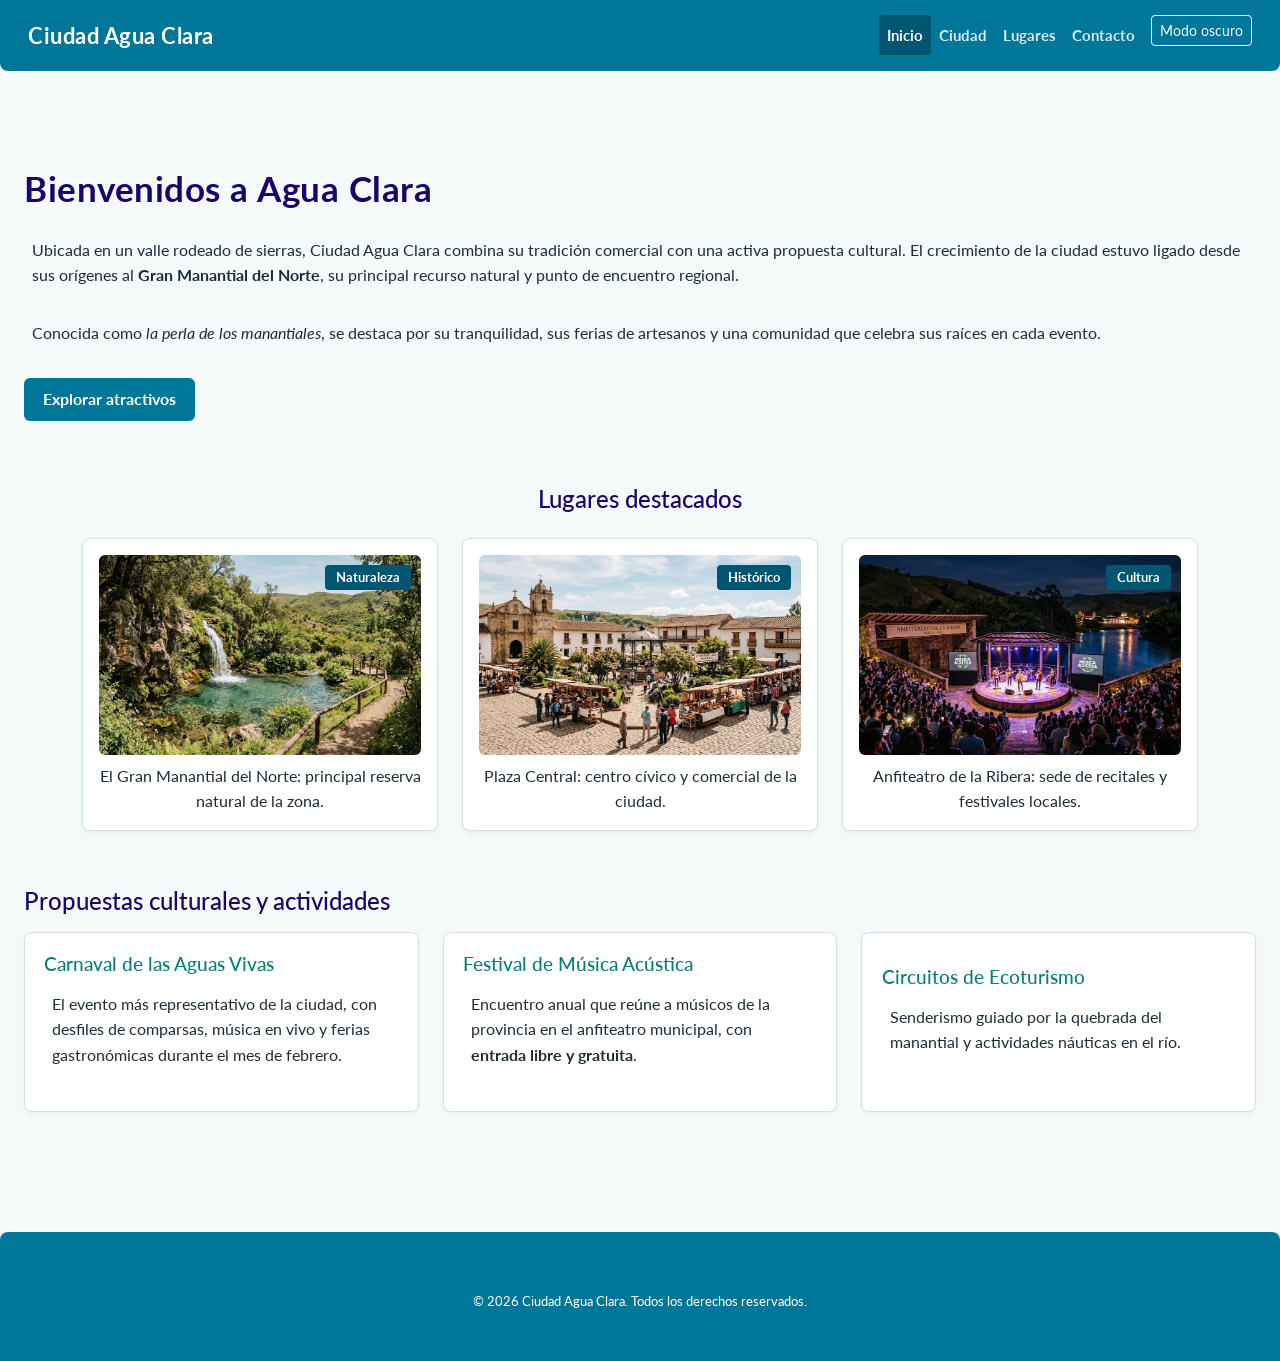
<file: index.html>
<!DOCTYPE html>
<html lang="es">

<head>
    <meta charset="UTF-8">
    <meta name="viewport" content="width=device-width, initial-scale=1.0">
    <title>Inicio - Ciudad Agua Clara</title>
    <link rel="preconnect" href="https://fonts.googleapis.com">
    <link rel="preconnect" href="https://fonts.gstatic.com" crossorigin>
    <link href="https://fonts.googleapis.com/css2?family=Lato:ital,wght@0,100;0,300;0,400;0,700;0,900;1,100;1,300;1,400;1,700;1,900&family=Montserrat:ital,wght@0,100..900;1,100..900&family=Roboto:ital,wght@0,100..900;1,100..900&family=Rubik:ital,wght@0,300..900;1,300..900&display=swap" rel="stylesheet">
    <link href="https://cdn.jsdelivr.net/npm/bootstrap@5.3.3/dist/css/bootstrap.min.css" rel="stylesheet">
    <link rel="stylesheet" href="css/estilos.css">
    <!--Fecha de creación del archivo: 1/9/2026-->
</head>

<body>
    <header>
        <nav class="navbar navbar-expand-lg navbar-dark bg-turismo">
            <div class="container-fluid">
                <a class="navbar-brand fw-bold" href="index.html">Ciudad Agua Clara</a>
                <button class="navbar-toggler" type="button" data-bs-toggle="collapse" data-bs-target="#menuPrincipal" aria-controls="menuPrincipal" aria-expanded="false" aria-label="Abrir menú de navegación">
                    <span class="navbar-toggler-icon"></span>
                </button>
                <div class="collapse navbar-collapse" id="menuPrincipal">
                    <ul class="navbar-nav ms-auto mb-2 mb-lg-0">
                        <li class="nav-item">
                            <a class="nav-link active" href="index.html">Inicio</a>
                        </li>
                        <li class="nav-item">
                            <a class="nav-link" href="ciudad.html">Ciudad</a>
                        </li>
                        <li class="nav-item">
                            <a class="nav-link" href="lugares.html">Lugares</a>
                        </li>
                        <li class="nav-item">
                            <a class="nav-link" href="contacto.html">Contacto</a>
                        </li>
                        <li class="nav-item ms-lg-2 mt-2 mt-lg-0">
                            <button id="btn-modo" class="btn btn-sm btn-outline-light" type="button">Modo oscuro</button>
                        </li>
                    </ul>
                </div>
            </div>
        </nav>
    </header>

    <main>
        <!-- presentacion -->
        <section>
            <h1>Bienvenidos a Agua Clara</h1>
            <p>Ubicada en un valle rodeado de sierras, Ciudad Agua Clara combina su tradición comercial con una activa propuesta cultural. El crecimiento de la ciudad estuvo ligado desde sus orígenes al <strong>Gran Manantial del Norte</strong>, su principal recurso natural y punto de encuentro regional.</p>
            <p>Conocida como <em>la perla de los manantiales</em>, se destaca por su tranquilidad, sus ferias de artesanos y una comunidad que celebra sus raíces en cada evento.</p>
            <a href="lugares.html" class="btn btn-turismo mt-2">Explorar atractivos</a>
        </section>

        <!-- resumen visual de lugares de interes -->
        <section class="container my-4">
            <h2 class="text-center mb-4">Lugares destacados</h2>

            <div class="row g-4">
                <div class="col-12 col-md-6 col-lg-4">
                    <figure class="inicio-lugares h-100">
                        <div class="contenedor-imagen">
                            <span class="badge badge-destino">Naturaleza</span>
                            <img src="img/manantial.jpeg" alt="Cascada y vertiente del Gran Manantial del Norte" class="img-fluid rounded mb-2">
                        </div>
                        <figcaption class="text-center">El Gran Manantial del Norte: principal reserva natural de la zona.</figcaption>
                    </figure>
                </div>

                <div class="col-12 col-md-6 col-lg-4">
                    <figure class="inicio-lugares h-100">
                        <div class="contenedor-imagen">
                            <span class="badge badge-destino">Histórico</span>
                            <img src="img/plaza.jpeg" alt="Plaza central y edificios históricos" class="img-fluid rounded mb-2">
                        </div>
                        <figcaption class="text-center">Plaza Central: centro cívico y comercial de la ciudad.</figcaption>
                    </figure>
                </div>

                <div class="col-12 col-md-6 col-lg-4">
                    <figure class="inicio-lugares h-100">
                        <div class="contenedor-imagen">
                            <span class="badge badge-destino">Cultura</span>
                            <img src="img/anfiteatro.jpeg" alt="Anfiteatro al aire libre junto al río" class="img-fluid rounded mb-2">
                        </div>
                        <figcaption class="text-center">Anfiteatro de la Ribera: sede de recitales y festivales locales.</figcaption>
                    </figure>
                </div>
            </div>
        </section>

        <!-- propuestas y actividades -->
        <section>
            <h2>Propuestas culturales y actividades</h2>

            <div class="contenedor-actividades">
                <article class="tarjeta-actividad">
                    <h3>Carnaval de las Aguas Vivas</h3>
                    <p>El evento más representativo de la ciudad, con desfiles de comparsas, música en vivo y ferias gastronómicas durante el mes de febrero.</p>
                </article>

                <article class="tarjeta-actividad">
                    <h3>Festival de Música Acústica</h3>
                    <p>Encuentro anual que reúne a músicos de la provincia en el anfiteatro municipal, con <strong>entrada libre y gratuita</strong>.</p>
                </article>

                <article class="tarjeta-actividad">
                    <h3>Circuitos de Ecoturismo</h3>
                    <p>Senderismo guiado por la quebrada del manantial y actividades náuticas en el río.</p>
                </article>
            </div>
        </section>
    </main>

    <footer>
        <br>
        <p><small>&copy; 2026 Ciudad Agua Clara. Todos los derechos reservados.</small></p>
    </footer>
    <script src="https://cdn.jsdelivr.net/npm/bootstrap@5.3.3/dist/js/bootstrap.bundle.min.js"></script>
    <script src="js/main.js"></script>
</body>

</html>
</file>
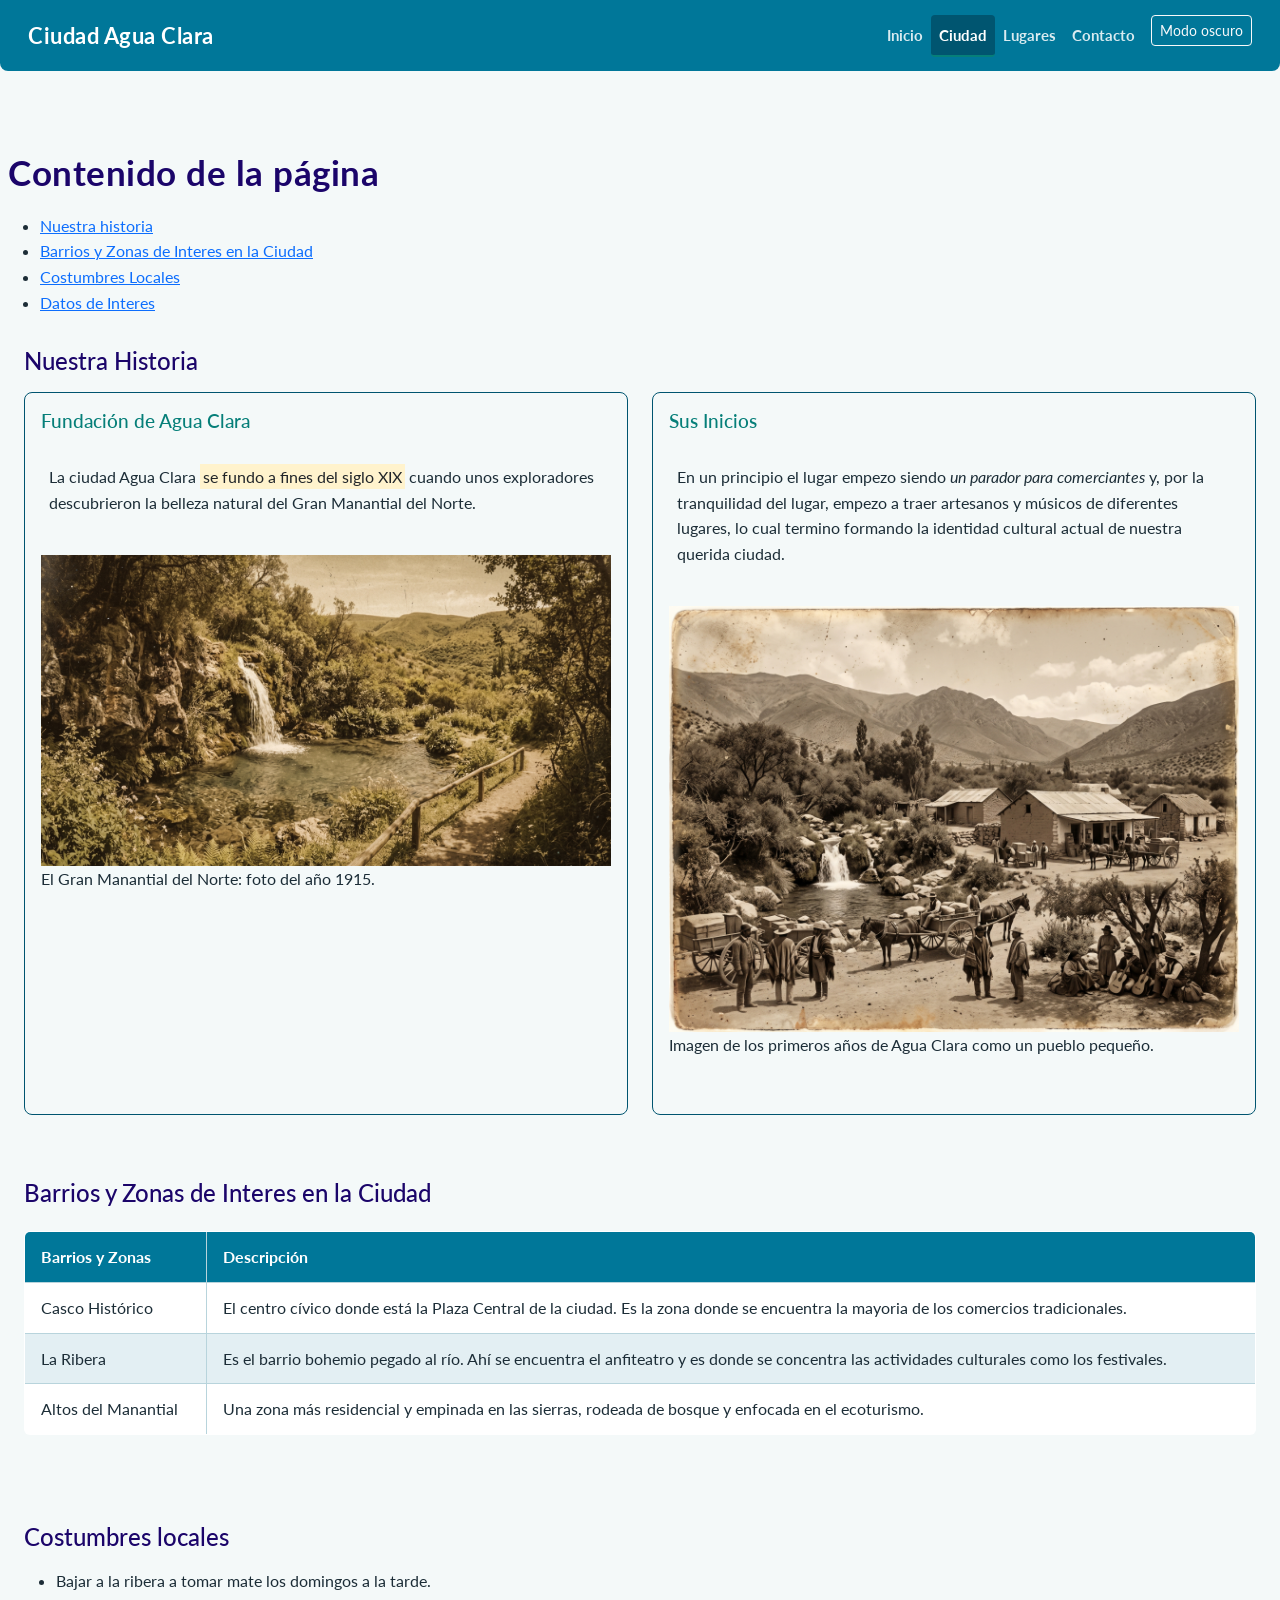
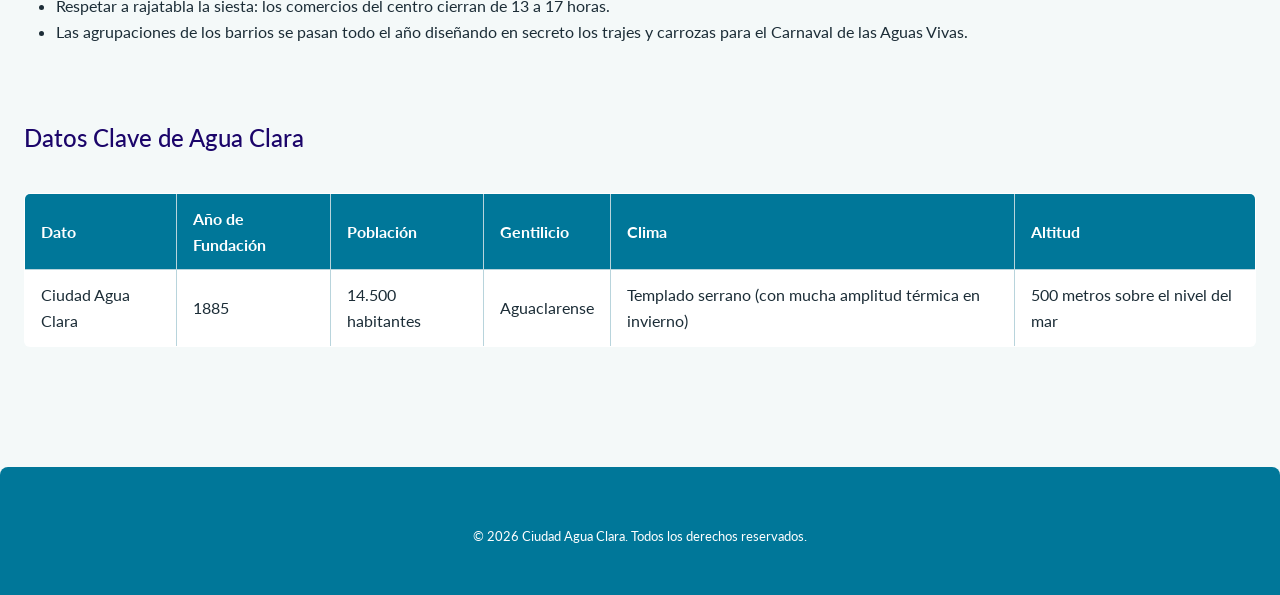
<file: ciudad.html>
<!DOCTYPE html>
<html lang="es">

<head>
    <meta charset="UTF-8">
    <meta name="viewport" content="width=device-width, initial-scale=1.0">
    <title>Ciudad Agua Clara</title>
    <link rel="preconnect" href="https://fonts.googleapis.com">
    <link rel="preconnect" href="https://fonts.gstatic.com" crossorigin>
    <link href="https://fonts.googleapis.com/css2?family=Lato:ital,wght@0,100;0,300;0,400;0,700;0,900;1,100;1,300;1,400;1,700;1,900&family=Montserrat:ital,wght@0,100..900;1,100..900&family=Roboto:ital,wght@0,100..900;1,100..900&family=Rubik:ital,wght@0,300..900;1,300..900&display=swap" rel="stylesheet">
    <link href="https://cdn.jsdelivr.net/npm/bootstrap@5.3.3/dist/css/bootstrap.min.css" rel="stylesheet">
    <link rel="stylesheet" href="css/estilos.css">
    <!--Fecha de creación del archivo: 1/9/2026-->
</head>

<body>
    <header>
        <nav class="navbar navbar-expand-lg navbar-dark bg-turismo">
            <div class="container-fluid">
                <a class="navbar-brand fw-bold" href="index.html">Ciudad Agua Clara</a>
                <button class="navbar-toggler" type="button" data-bs-toggle="collapse" data-bs-target="#menuPrincipal" aria-controls="menuPrincipal" aria-expanded="false" aria-label="Abrir menú de navegación">
                    <span class="navbar-toggler-icon"></span>
                </button>
                <div class="collapse navbar-collapse" id="menuPrincipal">
                    <ul class="navbar-nav ms-auto mb-2 mb-lg-0">
                        <li class="nav-item">
                            <a class="nav-link" href="index.html">Inicio</a>
                        </li>
                        <li class="nav-item">
                            <a class="nav-link active" href="ciudad.html">Ciudad</a>
                        </li>
                        <li class="nav-item">
                            <a class="nav-link" href="lugares.html">Lugares</a>
                        </li>
                        <li class="nav-item">
                            <a class="nav-link" href="contacto.html">Contacto</a>
                        </li>
                        <li class="nav-item ms-lg-2 mt-2 mt-lg-0">
                            <button id="btn-modo" class="btn btn-sm btn-outline-light" type="button">Modo oscuro</button>
                        </li>
                    </ul>
                </div>
            </div>
        </nav>
    </header>

    <main>
        <h1>Contenido de la página</h1>
        <nav>
            <ul>
                <li><a href="#historia">Nuestra historia</a></li>
                <li><a href="#barrios">Barrios y Zonas de Interes en la Ciudad</a></li>
                <li><a href="#costumbres">Costumbres Locales</a></li>
                <li><a href="#datos">Datos de Interes</a></li>
            </ul>
        </nav>

        <section id="historia">
            <h2>Nuestra Historia</h2>

            <div class="row g-4">
                <div class="col-md-6">
                    <article class="historia-ciudad h-100">
                        <h3>Fundación de Agua Clara</h3>
                        <p>
                        La ciudad Agua Clara <mark>se fundo a fines del siglo XIX</mark> cuando unos exploradores
                        descubrieron la belleza natural del Gran Manantial del Norte.
                        </p>
                        <figure>
                            <img src="img/Antigua-foto-del-manantial.jfif" alt="Foto antigua del Gran Manantial del Norte" class="img-fluid">
                            <figcaption>El Gran Manantial del Norte: foto del año 1915.</figcaption>
                        </figure>
                    </article>
                </div>
                <div class="col-md-6">    
                    <article class="historia-ciudad h-100">
                        <h3>Sus Inicios</h3>
                        <p>
                            En un principio el lugar empezo siendo <em>un parador para comerciantes</em> y, por la tranquilidad del lugar,
                            empezo a traer artesanos y músicos de diferentes lugares, lo cual termino formando la identidad cultural
                            actual de nuestra querida ciudad.
                        </p>
                        <figure>
                            <img src="img/Inicios-de-la-ciudad.jfif" alt="Foto antigua del Gran Manantial del Norte" class="img-fluid">
                            <figcaption>Imagen de los primeros años de Agua Clara como un pueblo pequeño.</figcaption>
                        </figure>
                    </article>
                </div>
            </div>
            
        </section>

        <section id="barrios">
            <h2>Barrios y Zonas de Interes en la Ciudad</h2>
            <table>
                <thead>
                    <tr>
                        <th>Barrios y Zonas</th>
                        <th>Descripción</th>
                    </tr>
                </thead>
                <tbody>
                    <tr>
                        <td>Casco Histórico</td>
                        <td>El centro cívico donde está la Plaza Central de la ciudad. Es la zona donde se encuentra la mayoria de los comercios tradicionales.</td>
                    </tr>
                    <tr>
                        <td>La Ribera</td>
                        <td>Es el barrio bohemio pegado al río. Ahí se encuentra el anfiteatro y es donde se concentra las actividades culturales como los festivales.</td>
                    </tr>
                    <tr>
                        <td>Altos del Manantial</td>
                        <td>Una zona más residencial y empinada en las sierras, rodeada de bosque y enfocada en el ecoturismo.</td>
                    </tr>
                </tbody>
            </table>
        </section>

        <section id="costumbres">
            <h2>Costumbres locales</h2>

            <ul>
                <li>Bajar a la ribera a tomar mate los domingos a la tarde.</li>
                <li>Respetar a rajatabla la siesta: los comercios del centro cierran de 13 a 17 horas.</li>
                <li>Las agrupaciones de los barrios se pasan todo el año diseñando en secreto los trajes y carrozas para el Carnaval de las Aguas Vivas.</li>
            </ul>
        </section>

        <section id="datos">
            <h2>Datos Clave de Agua Clara</h2>
            <div class="table-responsive">
                <table>
                    <thead>
                        <tr>
                            <th>Dato</th>
                            <th>Año de Fundación</th>
                            <th>Población</th>
                            <th>Gentilicio</th>
                            <th>Clima</th>
                            <th>Altitud</th>                    
                        </tr>
                    </thead>
                    <tbody>
                        <tr>
                            <td>Ciudad Agua Clara</td>
                            <td>1885</td>
                            <td>14.500 habitantes</td>
                            <td>Aguaclarense</td>
                            <td>Templado serrano (con mucha amplitud térmica en invierno)</td>
                            <td>500 metros sobre el nivel del mar</td>
                        </tr>
                    </tbody>
                </table>
            </div>
        </section>
    </main>

    <footer>
        <br>
        <p><small>&copy; 2026 Ciudad Agua Clara. Todos los derechos reservados.</small></p>
    </footer>
    <script src="https://cdn.jsdelivr.net/npm/bootstrap@5.3.3/dist/js/bootstrap.bundle.min.js"></script>
    <script src="js/main.js"></script>
</body>
</html>
</file>
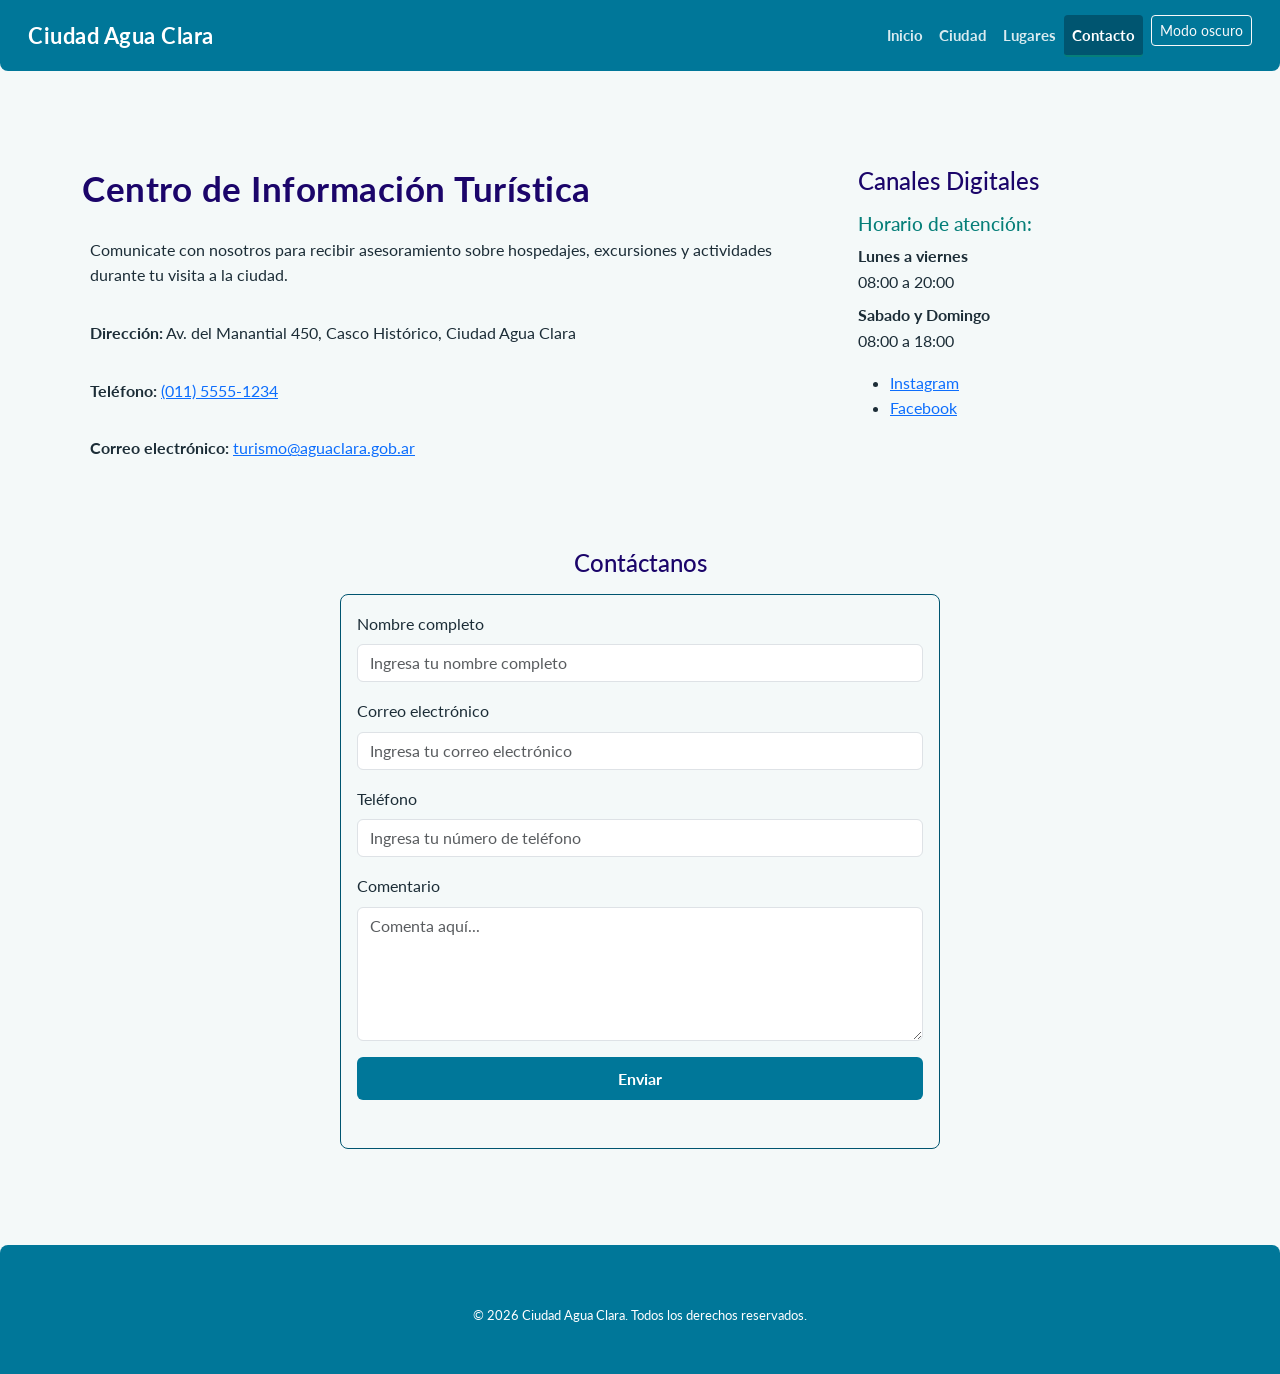
<file: contacto.html>
<!DOCTYPE html>
<html lang="es">

<head>
    <meta charset="UTF-8">
    <meta name="viewport" content="width=device-width, initial-scale=1.0">
    <title>Contacto - Ciudad Agua Clara</title>
    <link rel="preconnect" href="https://fonts.googleapis.com">
    <link rel="preconnect" href="https://fonts.gstatic.com" crossorigin>
    <link href="https://fonts.googleapis.com/css2?family=Lato:ital,wght@0,100;0,300;0,400;0,700;0,900;1,100;1,300;1,400;1,700;1,900&family=Montserrat:ital,wght@0,100..900;1,100..900&family=Roboto:ital,wght@0,100..900;1,100..900&family=Rubik:ital,wght@0,300..900;1,300..900&display=swap" rel="stylesheet">
    <link href="https://cdn.jsdelivr.net/npm/bootstrap@5.3.3/dist/css/bootstrap.min.css" rel="stylesheet">
    <link rel="stylesheet" href="css/estilos.css">
    <!--Fecha de creación del archivo: 1/9/2026-->
</head>

<body>
    <header>
        <nav class="navbar navbar-expand-lg navbar-dark bg-turismo">
            <div class="container-fluid">
                <a class="navbar-brand fw-bold" href="index.html">Ciudad Agua Clara</a>
                <button class="navbar-toggler" type="button" data-bs-toggle="collapse" data-bs-target="#menuPrincipal" aria-controls="menuPrincipal" aria-expanded="false" aria-label="Abrir menú de navegación">
                    <span class="navbar-toggler-icon"></span>
                </button>
                <div class="collapse navbar-collapse" id="menuPrincipal">
                    <ul class="navbar-nav ms-auto mb-2 mb-lg-0">
                        <li class="nav-item">
                            <a class="nav-link" href="index.html">Inicio</a>
                        </li>
                        <li class="nav-item">
                            <a class="nav-link" href="ciudad.html">Ciudad</a>
                        </li>
                        <li class="nav-item">
                            <a class="nav-link" href="lugares.html">Lugares</a>
                        </li>
                        <li class="nav-item">
                            <a class="nav-link active" href="contacto.html">Contacto</a>
                        </li>
                        <li class="nav-item ms-lg-2 mt-2 mt-lg-0">
                            <button id="btn-modo" class="btn btn-sm btn-outline-light" type="button">Modo oscuro</button>
                        </li>
                    </ul>
                </div>
            </div>
        </nav>
    </header>
    <main class="container my-4">
        <div class="row g-5">
            <section class="col-12 col-md-8">
                <h1>Centro de Información Turística</h1>
                <p>Comunicate con nosotros para recibir asesoramiento sobre hospedajes, excursiones y actividades durante tu visita a la ciudad.</p>

                <address>
                    <p><strong>Dirección:</strong> Av. del Manantial 450, Casco Histórico, Ciudad Agua Clara</p>
                    <p><strong>Teléfono:</strong> <a href="tel:+541155551234" aria-label="Llamar al teléfono de atención al turista">(011) 5555-1234</a></p>
                    <p><strong>Correo electrónico:</strong> <a href="mailto:turismo@aguaclara.gob.ar" aria-label="Enviar correo electrónico a la secretaría de turismo">turismo@aguaclara.gob.ar</a></p>
                </address>
            </section>

            <section class="col-12 col-md-4">
                <h2>Canales Digitales</h2>
                <h3>Horario de atención:</h3>
                <dl>
                        <dt>Lunes a viernes</dt>
                        <dd>08:00 a 20:00</dd>
                        <dt>Sabado y Domingo</dt>
                        <dd>08:00 a 18:00</dd>
                    </dl>
                <ul>
                    <li>
                        <a href="https://instagram.com" target="_blank" rel="noopener noreferrer" aria-label="Ir al perfil oficial de Instagram de Turismo Agua Clara (se abre en nueva pestaña)">Instagram</a>
                    </li>
                    <li>
                        <a href="https://facebook.com" target="_blank" rel="noopener noreferrer" aria-label="Ir a la página oficial de Facebook de Turismo Agua Clara (se abre en nueva pestaña)">Facebook</a>
                    </li>
                </ul>
            </section>
        </div>

        <section>
            <h2 class="text-center">Contáctanos</h2>
            <form class="formulario-contacto mx-auto" novalidate>
                <div class="form-field">
                    <label for="nombre" class="form-label">Nombre completo</label>
                    <input class="form-control" type="text" id="nombre" name="nombre" placeholder="Ingresa tu nombre completo" aria-label="Nombre completo" required>
                </div>                

                <div class="form-field">
                    <label for="email" class="form-label">Correo electrónico</label>
                    <input class="form-control" type="email" id="email" name="email" placeholder="Ingresa tu correo electrónico" aria-label="Correo electrónico" required>
                </div>

                <div class="form-field">
                    <label for="telefono" class="form-label">Teléfono</label>
                    <input class="form-control" type="tel" id="telefono" name="telefono" placeholder="Ingresa tu número de teléfono" aria-label="Teléfono">
                </div>

                <div class="form-field">
                    <label for="comentario" class="form-label">Comentario</label>
                    <textarea class="form-control" id="comentario" name="comentario" rows="5" placeholder="Comenta aquí..." aria-label="Tu comentario" required></textarea>
                </div>

                <button class="btn btn-turismo" type="submit">Enviar</button>

                <div id="mensaje-estado" class="mt-3"></div>
            </form>
        </section>
    </main>
    <footer>
        <br>
        <p><small>&copy; 2026 Ciudad Agua Clara. Todos los derechos reservados.</small></p>
    </footer>
    <script src="https://cdn.jsdelivr.net/npm/bootstrap@5.3.3/dist/js/bootstrap.bundle.min.js"></script>
    <script src="js/main.js"></script>
</body>
</html>
</file>
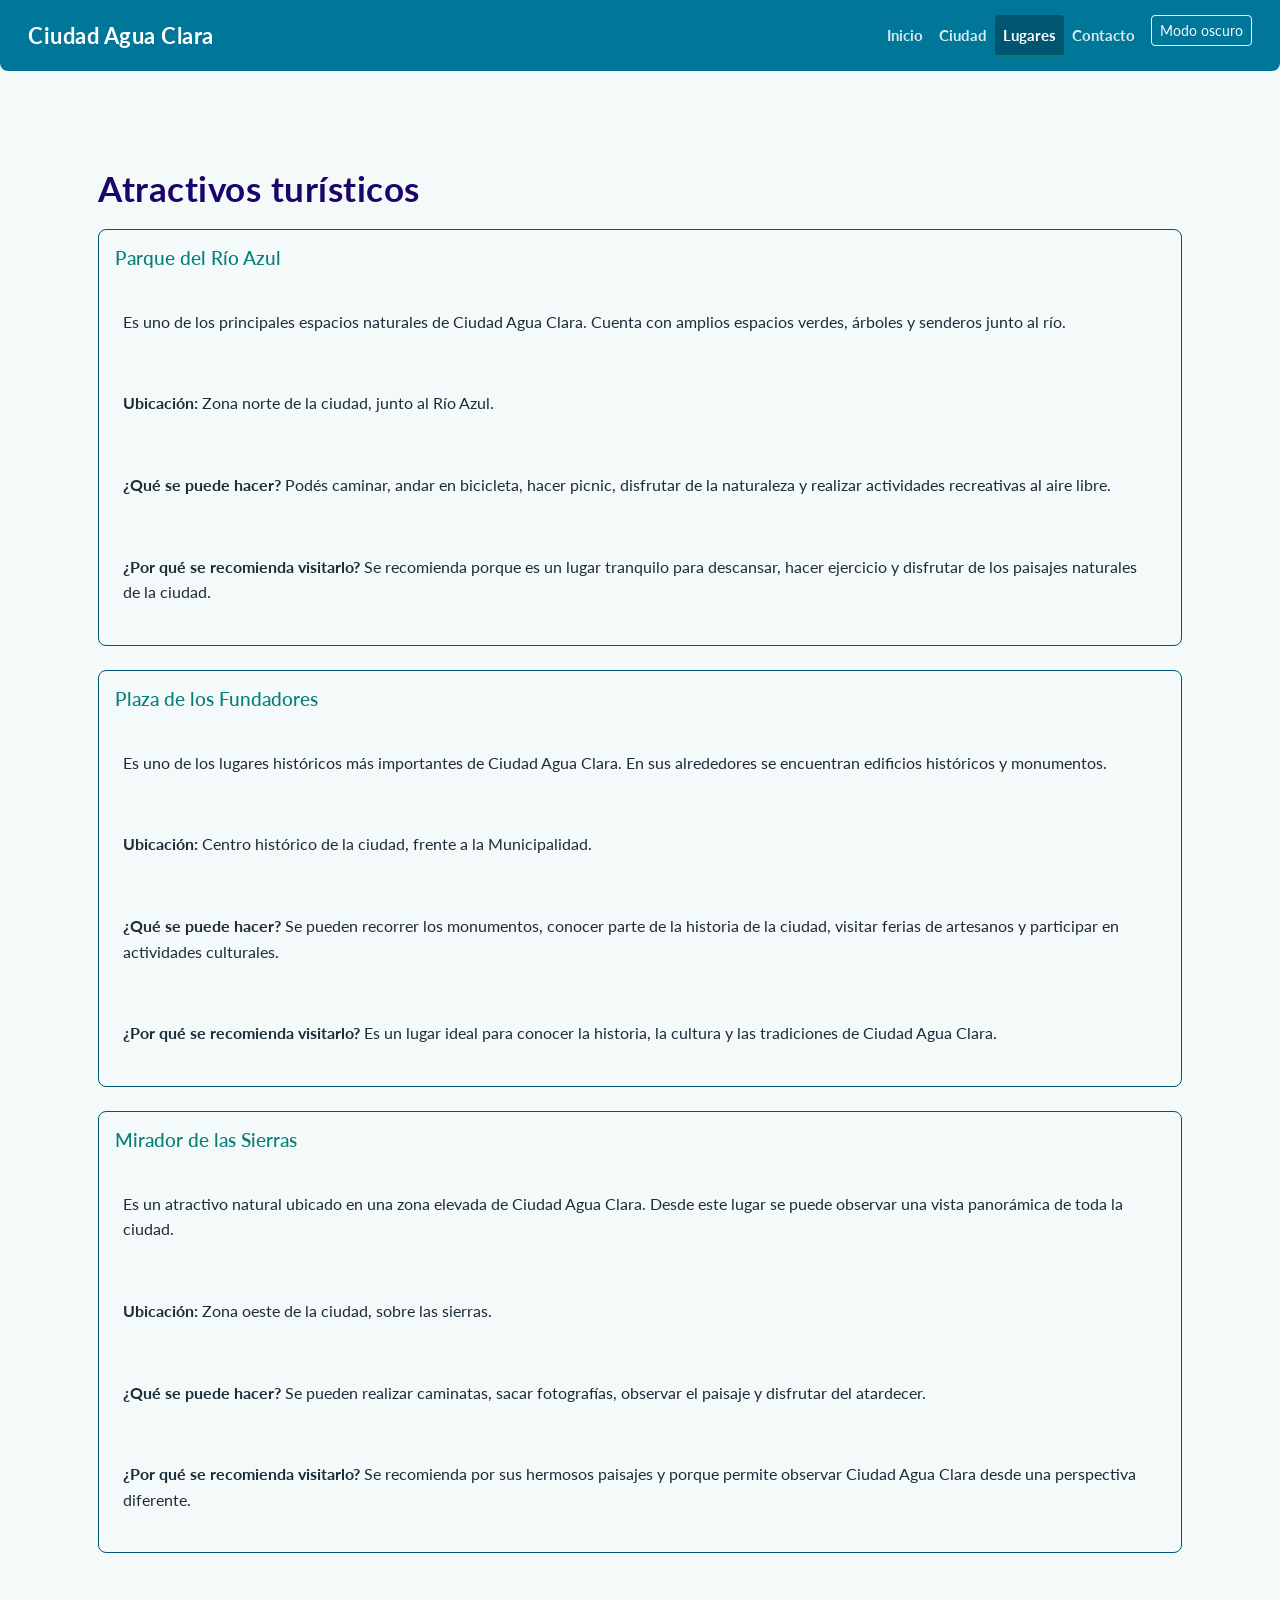
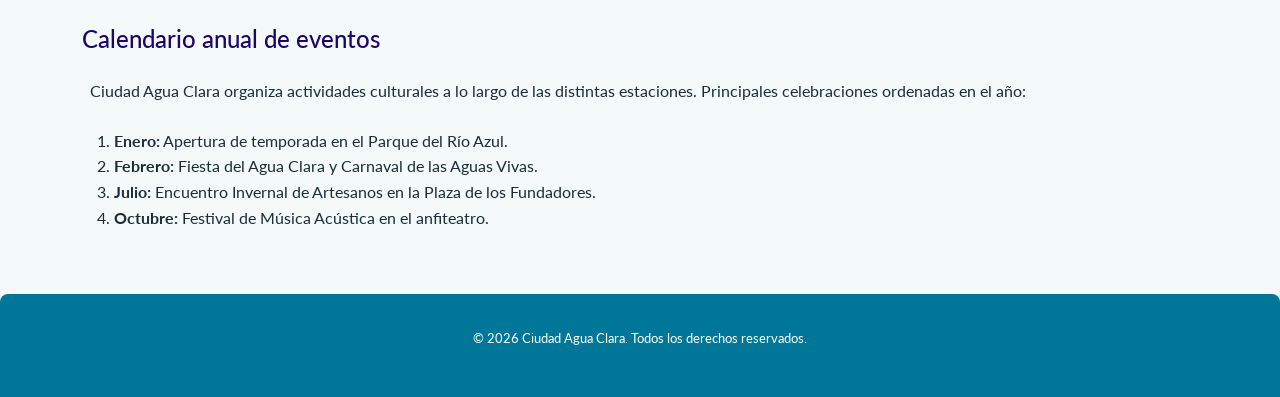
<file: lugares.html>
<!DOCTYPE html>
<html lang="es">

<head>
    <meta charset="UTF-8">
    <meta name="viewport" content="width=device-width, initial-scale=1.0">
    <title>Lugares de interés - Ciudad Agua Clara</title>
    <link rel="preconnect" href="https://fonts.googleapis.com">
    <link rel="preconnect" href="https://fonts.gstatic.com" crossorigin>
    <link href="https://fonts.googleapis.com/css2?family=Lato:ital,wght@0,100;0,300;0,400;0,700;0,900;1,100;1,300;1,400;1,700;1,900&family=Montserrat:ital,wght@0,100..900;1,100..900&family=Roboto:ital,wght@0,100..900;1,100..900&family=Rubik:ital,wght@0,300..900;1,300..900&display=swap" rel="stylesheet">
    <link href="https://cdn.jsdelivr.net/npm/bootstrap@5.3.3/dist/css/bootstrap.min.css" rel="stylesheet">
    <link rel="stylesheet" href="css/estilos.css">
</head>

<body>

    <header>
        <nav class="navbar navbar-expand-lg navbar-dark bg-turismo">
            <div class="container-fluid">
                <a class="navbar-brand fw-bold" href="index.html">Ciudad Agua Clara</a>
                <button class="navbar-toggler" type="button" data-bs-toggle="collapse" data-bs-target="#menuPrincipal" aria-controls="menuPrincipal" aria-expanded="false" aria-label="Abrir menú de navegación">
                    <span class="navbar-toggler-icon"></span>
                </button>
                <div class="collapse navbar-collapse" id="menuPrincipal">
                    <ul class="navbar-nav ms-auto mb-2 mb-lg-0">
                        <li class="nav-item">
                            <a class="nav-link" href="index.html">Inicio</a>
                        </li>
                        <li class="nav-item">
                            <a class="nav-link" href="ciudad.html">Ciudad</a>
                        </li>
                        <li class="nav-item">
                            <a class="nav-link active" href="lugares.html">Lugares</a>
                        </li>
                        <li class="nav-item">
                            <a class="nav-link" href="contacto.html">Contacto</a>
                        </li>
                        <li class="nav-item ms-lg-2 mt-2 mt-lg-0">
                            <button id="btn-modo" class="btn btn-sm btn-outline-light" type="button">Modo oscuro</button>
                        </li>
                    </ul>
                </div>
            </div>
        </nav>
    </header>

    <main class="container">

        <section>
            <h1>Atractivos turísticos</h1>

            <article class="atractivos-turisticos">
                <h3>Parque del Río Azul</h3>

                <p>
                    Es uno de los principales espacios
                    naturales de Ciudad Agua Clara. Cuenta con amplios espacios
                    verdes, árboles y senderos junto al río.
                </p>

                <p>
                    <strong>Ubicación:</strong> Zona norte de la ciudad,
                    junto al Río Azul.
                </p>

                <p>
                    <strong>¿Qué se puede hacer?</strong>
                    Podés caminar, andar en bicicleta, hacer picnic,
                    disfrutar de la naturaleza y realizar actividades
                    recreativas al aire libre.
                </p>

                <p>
                    <strong>¿Por qué se recomienda visitarlo?</strong>
                    Se recomienda porque es un lugar tranquilo para descansar,
                    hacer ejercicio y disfrutar de los paisajes naturales
                    de la ciudad.
                </p>
            </article>

            <article class="atractivos-turisticos">
                <h3>Plaza de los Fundadores</h3>

                <p>
                    Es uno de los lugares históricos
                    más importantes de Ciudad Agua Clara. En sus alrededores
                    se encuentran edificios históricos y monumentos.
                </p>

                <p>
                    <strong>Ubicación:</strong> Centro histórico de la ciudad,
                    frente a la Municipalidad.
                </p>

                <p>
                    <strong>¿Qué se puede hacer?</strong>
                    Se pueden recorrer los monumentos, conocer parte de la
                    historia de la ciudad, visitar ferias de artesanos y
                    participar en actividades culturales.
                </p>

                <p>
                    <strong>¿Por qué se recomienda visitarlo?</strong>
                    Es un lugar ideal para conocer la historia, la cultura
                    y las tradiciones de Ciudad Agua Clara.
                </p>
            </article>

            <article class="atractivos-turisticos">
                <h3>Mirador de las Sierras</h3>

                <p>
                    Es un atractivo natural ubicado
                    en una zona elevada de Ciudad Agua Clara. Desde este lugar
                    se puede observar una vista panorámica de toda la ciudad.
                </p>

                <p>
                    <strong>Ubicación:</strong> Zona oeste de la ciudad,
                    sobre las sierras.
                </p>

                <p>
                    <strong>¿Qué se puede hacer?</strong>
                    Se pueden realizar caminatas, sacar fotografías,
                    observar el paisaje y disfrutar del atardecer.
                </p>

                <p>
                    <strong>¿Por qué se recomienda visitarlo?</strong>
                    Se recomienda por sus hermosos paisajes y porque permite
                    observar Ciudad Agua Clara desde una perspectiva diferente.
                </p>
            </article>

        </section>

        <aside>
            <h2>Calendario anual de eventos</h2>

            <p>
                Ciudad Agua Clara organiza actividades culturales a lo largo de las distintas estaciones. Principales celebraciones ordenadas en el año:
            </p>

            <ol>
                <li><strong>Enero:</strong> Apertura de temporada en el Parque del Río Azul.</li>
                <li><strong>Febrero:</strong> Fiesta del Agua Clara y Carnaval de las Aguas Vivas.</li>
                <li><strong>Julio:</strong> Encuentro Invernal de Artesanos en la Plaza de los Fundadores.</li>
                <li><strong>Octubre:</strong> Festival de Música Acústica en el anfiteatro.</li>
            </ol>
        </aside>

    </main>

    <footer>
        <p>
            <small>
                &copy; 2026 Ciudad Agua Clara. Todos los derechos reservados.
            </small>
        </p>
    </footer>
    <script src="https://cdn.jsdelivr.net/npm/bootstrap@5.3.3/dist/js/bootstrap.bundle.min.js"></script>
    <script src="js/main.js"></script>
</body>

</html>
</file>
<file: css/estilos.css>
/* variables */
:root {
    --color-primario: #007799;       
    --color-secundario: #005570;     
    --color-acento: #067F79;
    --color-fondo: #f4f9f9;
    --color-texto: #1c2d37;
    --color-texto-claro: #ffffff;
    --color-texto-oscuro: #1b056a;
    --color-borde-tabla: #b8d4dc;
    --color-fila-alterna: #e3eff3;

    --fuente-principal: 'Lato', sans-serif;
}

/* reset */
* {
    box-sizing: border-box;
    margin: 0;
    padding: 0;
}

/* body */
body {
    font-family: var(--fuente-principal);
    font-size: 16px;
    line-height: 1.6;
    background-color: var(--color-fondo);
    color: var(--color-texto);
    display: flex;
    flex-direction: column;
    min-height: 100vh;
}

/* header */
header {
    margin-bottom: 2rem;
    container-fluid: 100%;
}

/* main */
main {
    margin: 1.5rem 0;
    padding: 1.5rem 0.5rem;
    flex-grow: 1;
}

/* headings */
h1 {
    color: var(--color-texto-oscuro); 
    font-size: 2.2rem;
    font-weight: 700;
    letter-spacing: 0.5px;
    margin-bottom: 1.2rem;
}

h2 {
    color: var(--color-texto-oscuro);
    font-size: 1.5rem;
    margin-bottom: 1rem;
}

h3 {
    color: var(--color-acento);
    font-size: 1.2rem;
    margin-bottom: 0.5rem;
}

/* footer */
footer {
    background-color: var(--color-primario);
    color: var(--color-texto-claro);
    text-align: center;
    padding: 1.5rem 1rem;
    margin-top: auto;
    border-radius: 8px 8px 0 0;
    container-fluid: 100%;
}

footer p {
    font-size: 0.9rem;
    font-weight: 400;
}

/* section */
section {
    margin-bottom: 2rem;
    padding: 1rem;
}

/* parrafos */
p {
    margin-bottom: 1rem;
    padding: 0.5rem;
}

/* articulos (se corrige con display: flex funcional) */
article {
    display: flex;
    flex-direction: column;
    justify-content: center;
    margin-bottom: 1.5rem;
}

/* clases */
.atractivos-turisticos {
    gap: 1.5rem;
    border: 1px solid var(--color-secundario);
    border-radius: 8px;
    padding: 1rem;
}

.historia-ciudad{
    gap: 1rem;
    border: 1px solid var(--color-secundario);
    border-radius: 8px;
    padding: 1rem;
    justify-content:flex-start;
}

.formulario-contacto {
    display: flex;
    flex-direction: column;
    gap: 1rem;
    border: 1px solid var(--color-secundario);
    border-radius: 8px;
    padding: 1rem;
    max-width: 600px;
    
}

/* nav Bootstrap */
.bg-turismo {
    background-color: var(--color-primario) !important;
}

.navbar {
    border-radius: 0 0 8px 8px;
    padding: 0.8rem 1rem;
    position: sticky;
    width: 100%;
    top: 0;
}

.navbar-brand {
    font-size: 1.4rem;
    letter-spacing: 0.5px;
    color: var(--color-texto-claro) !important;
}

.navbar-nav .nav-link {
    color: rgba(255, 255, 255, 0.85) !important;
    font-weight: 700;
    font-size: 0.95rem;
    padding: 0.5rem 0.8rem;
    border-radius: 4px;
    transition: background-color 0.2s ease, color 0.2s ease;
}

.navbar-nav .nav-link:hover {
    background-color: var(--color-secundario);
    color: var(--color-texto-claro) !important;
}

.navbar-nav .nav-link.active {
    background-color: var(--color-secundario);
    color: var(--color-texto-claro) !important;
    border-bottom: 2px solid var(--color-acento);
}

/* ajuste de tarjetas de lugares dentro de la grilla */
.inicio-lugares {
    display: flex;
    flex-direction: column;
    justify-content: space-between;
    align-items: center;
    background-color: #ffffff;
    border: 1px solid #d0e2e8;
    border-radius: 8px;
    padding: 1rem;
    margin: 0;
    box-shadow: 0 2px 5px rgba(0, 0, 0, 0.05);
}

.inicio-lugares img {
    width: 100%;
    height: 200px;
    object-fit: cover;
}




/*tabla de ciudad.html*/
table {
    width: 100%;
    border-collapse: collapse;
    margin: 1.5rem 0;
    background-color: #ffffff;
    border: 1px solid var(--color-borde-tabla);
    border-radius: 6px;
    overflow: hidden;
}

thead {
    background-color: var(--color-primario);
    color: var(--color-texto-claro);
}

th, td {
    padding: 0.75rem 1rem;
    text-align: left;
    border: 1px solid var(--color-borde-tabla);
}

tbody tr:nth-child(even) {
    background-color: var(--color-fila-alterna);
}

tbody tr:hover {
    background-color: #d6e8ee;
}

/* cards con flexbox */
.contenedor-actividades {
    display: flex;
    flex-wrap: wrap;
    gap: 1.5rem;
}

.tarjeta-actividad {
    flex: 1 1 280px;
    background-color: #ffffff;
    border: 1px solid #d0e2e8;
    border-radius: 8px;
    padding: 1.2rem;
    box-shadow: 0 2px 4px rgba(0, 0, 0, 0.04);
}

/* posicionamiento de etiquetas sobre imagenes */
.contenedor-imagen {
    position: relative;
    width: 100%;
}

.badge-destino {
    position: absolute;
    top: 10px;
    right: 10px;
    background-color: var(--color-secundario);
    color: var(--color-texto-claro);
    font-size: 0.8rem;
    padding: 0.4rem 0.7rem;
    border-radius: 4px;
    z-index: 2;
}

/* personalizacion de botones bootstrap */
.btn-turismo {
    background-color: var(--color-primario);
    color: var(--color-texto-claro);
    border: none;
    font-weight: 700;
    padding: 0.6rem 1.2rem;
    transition: background-color 0.2s ease;
}

.btn-turismo:hover {
    background-color: var(--color-secundario);
    color: var(--color-texto-claro);
}

/* modo oscuro */
body.oscuro {
    background-color: #121a1d;
    color: #e4eff2;
}

body.oscuro h1, body.oscuro h2 {
    color: #4dd0e1;
}

body.oscuro h3 {
    color: #26c6da;
}

body.oscuro .inicio-lugares,
body.oscuro .tarjeta-actividad,
body.oscuro table {
    background-color: #1b282d;
    border-color: #2c3e46;
    color: #e4eff2;
}

body.oscuro th,
body.oscuro td {
    border-color: #2c3e46;
}

body.oscuro tbody tr:nth-child(even) {
    background-color: #223238;
}

body.oscuro tbody tr:hover {
    background-color: #2a3e46;
}

body.oscuro form {
    background-color: #1b282d;
    border-color: #2c3e46;
    color: #e4eff2;
}
</file>
